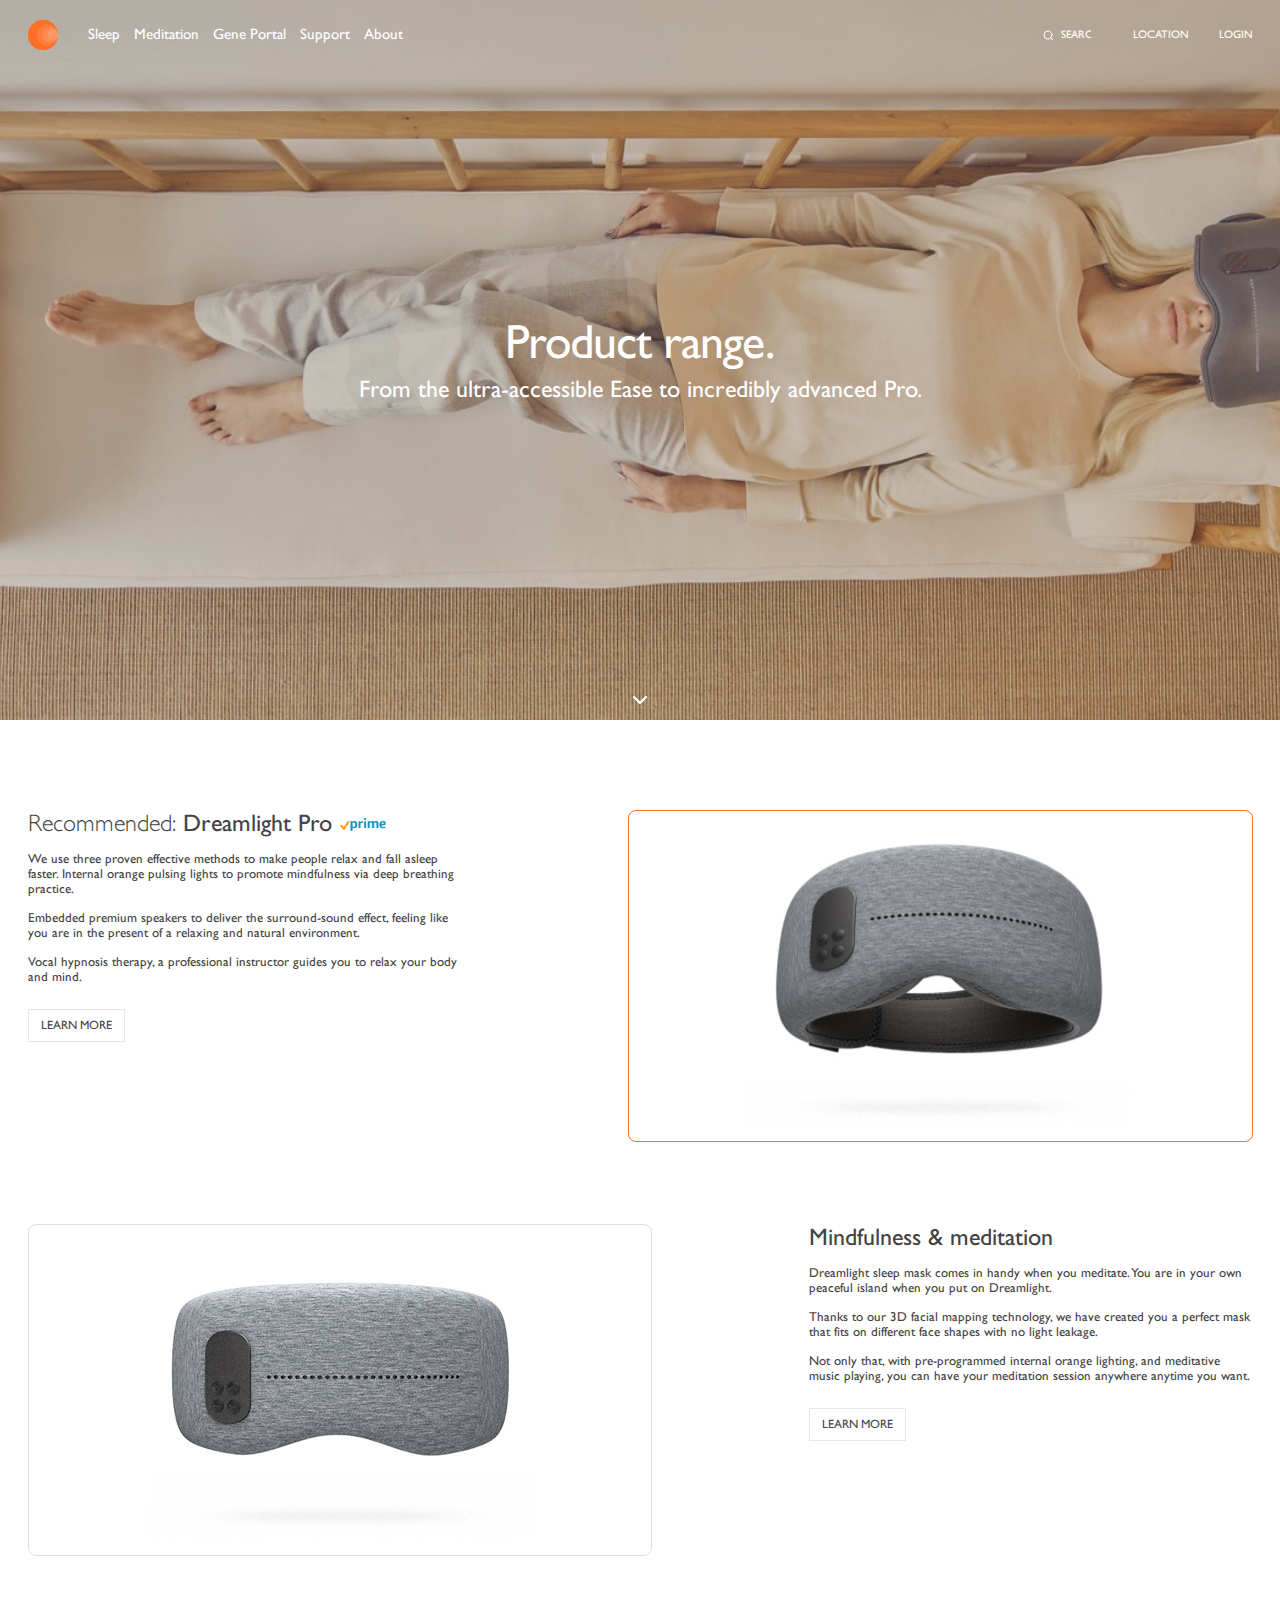
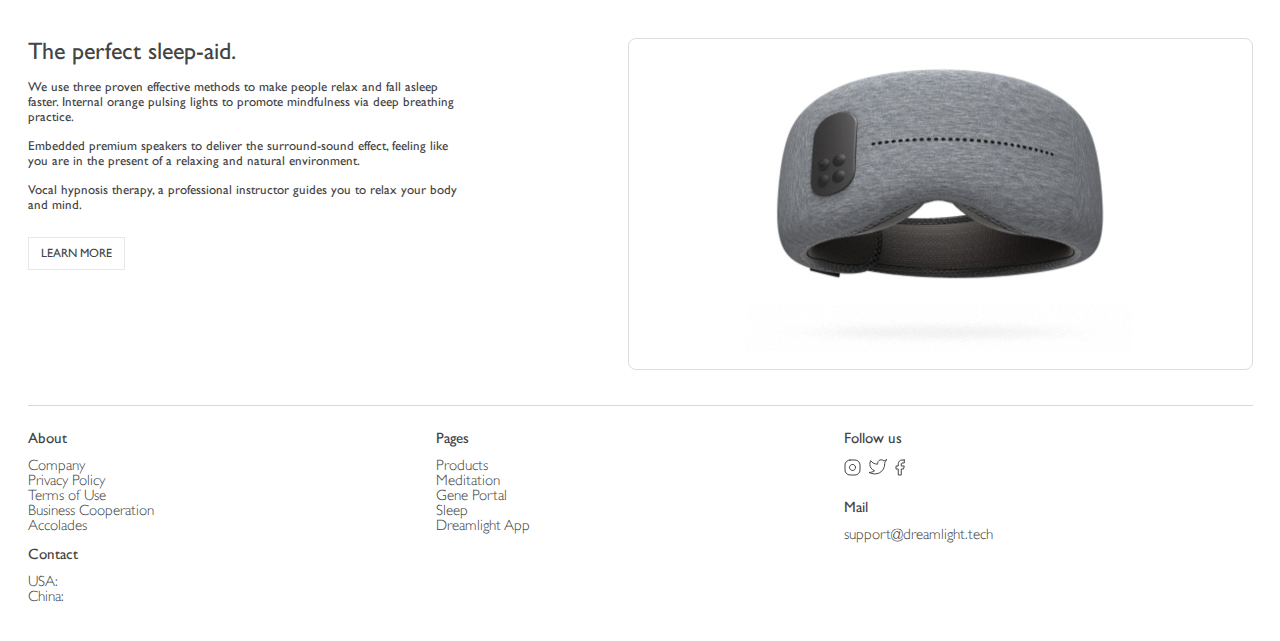
<file: inner1.html>
<!doctype html>
<html>
<head>
<meta charset="utf-8">
<meta name="viewport" content="width=device-width, initial-scale=1.0">
<title>Dream Light</title>

<!-- SET: FAVICON -->
<link rel="shortcut icon" type="image/x-icon" href="images/favicon.ico.html">
<!-- END: FAVICON -->

<!-- SET: STYLESHEET -->
<link href="css/style.css" rel="stylesheet" type="text/css" media="all">
<link href="css/flexslider.css" rel="stylesheet" type="text/css">
<link href="css/customSelectBox.css" rel="stylesheet" type="text/css">
<!-- END: STYLESHEET -->

</head>

<body>

<!-- wrapper starts -->
<div class="wrapper">
	
	<!-- Header Starts -->
    <header class="header">  
		<div class="container">
			<div class="logo">
				<a href="inner1.html#"><img src="images/logo.svg" alt=""></a>
			</div>
			<div class="mainnav">
				<nav>
					<ul>
						<li><a href="inner1.html#">Sleep</a></li>
						<li><a href="inner1.html#">Meditation</a></li>
						<li><a href="inner1.html#">Gene Portal</a></li>
						<li><a href="inner1.html#">Support</a></li>
						<li><a href="inner1.html#">About</a></li>
					</ul>
					<div class="clear"></div>
				</nav>
			</div>
			<div class="right_box">
				<div class="search_box">
					<form action="#" method="post">
						<input type="search" class="search-input" name="search" placeholder="SEARCH">
					</form>
				</div>
				<div class="side_links">
					<ul>
						<li><a href="inner1.html#">LOCATION</a></li>
						<li><a href="inner1.html#">LOGIN</a></li>
					</ul>
				</div>
			</div>
		</div>	
    </header>	
    <!-- Header ends -->
	
	<section class="homehero backbgbox">
		<img src="images/innerhero.jpg" alt="" class="backbg">
		<div class="container homehero_caption">
			<h1>Product range.</h1>
			<p>From the ultra-accessible Ease to incredibly advanced Pro.</p>
		</div>
		<a href="inner1.html#nextsection" class="down_arrow scroll"></a>
	</section>

	<section class="product_list_box" id="nextsection">
		<div class="container">
			<div class="product_list">
				<ul>
					<li class="featured">
						<figure class="smheight">
							<img src="images/ipr1.jpg" alt="">
						</figure>
						<article class="content smheight">
							<h3><small>Recommended:</small> Dreamlight Pro</h3><span class="prime"><img src="images/prime.svg" alt=""></span>
							<p>We use three proven effective methods to make people relax and fall asleep faster. Internal orange pulsing lights to promote mindfulness via deep breathing practice.</p>
							<p>Embedded premium speakers to deliver the surround-sound effect, feeling like you are in the present of a relaxing and natural environment.</p>
							<p>Vocal hypnosis therapy, a professional instructor guides you to relax your body and mind.</p>
							<a href="inner1.html#" class="btn">learn more</a>
						</article>
					</li>
					<li>
						<figure class="smheight">
							<img src="images/ipr2.jpg" alt="">
						</figure>
						<article class="content smheight">
							<h3>Mindfulness &amp; meditation</h3>
							<p>Dreamlight sleep mask comes in handy when you meditate. You are in your own peaceful island when you put on Dreamlight.</p>
							<p>Thanks to our 3D facial mapping technology, we have created you a perfect mask that fits on different face shapes with no light leakage.</p>
							<p>Not only that, with pre-programmed internal orange lighting, and meditative music playing, you can have your meditation session anywhere anytime you want.</p>
							<a href="inner1.html#" class="btn">learn more</a>
						</article>
					</li>
					<li>
						<figure class="smheight">
							<img src="images/ipr3.jpg" alt="">
						</figure>
						<article class="content smheight">
							<h3>The perfect sleep-aid.</h3>
							<p>We use three proven effective methods to make people relax and fall asleep faster. Internal orange pulsing lights to promote mindfulness via deep breathing practice.</p>
							<p>Embedded premium speakers to deliver the surround-sound effect, feeling like you are in the present of a relaxing and natural environment.</p>
							<p>Vocal hypnosis therapy, a professional instructor guides you to relax your body and mind.</p>
							<a href="inner1.html#" class="btn">learn more</a>
						</article>
					</li>
				</ul>
			</div>
		</div>
	</section>
	
    <!-- footer starts -->
    <footer class="footer">
		<div class="container">
			<div class="footer_content">
				<div class="footer_box">
					<div class="footer_links">
						<h5>About</h5>
						<ul>
							<li><a href="inner1.html#">Company</a></li>
							<li><a href="inner1.html#">Privacy Policy</a></li>
							<li><a href="inner1.html#">Terms of Use</a></li>
							<li><a href="inner1.html#">Business Cooperation</a></li>
							<li><a href="inner1.html#">Accolades</a></li>
						</ul>
					</div>
					<div class="footer_links">
						<h5>Contact</h5>
						<ul>
							<li><a href="inner1.html#">USA:</a></li>
							<li><a href="inner1.html#">China:</a></li>
						</ul>
					</div>
				</div>
				<div class="footer_box">
					<div class="footer_links">
						<h5>Pages</h5>
						<ul>
							<li><a href="inner1.html#">Products</a></li>
							<li><a href="inner1.html#">Meditation</a></li>
							<li><a href="inner1.html#">Gene Portal</a></li>
							<li><a href="inner1.html#">Sleep</a></li>
							<li><a href="inner1.html#">Dreamlight App</a></li>
						</ul>
					</div>
				</div>
				<div class="footer_box">
					<div class="social_links">
						<h5>Follow us</h5>
						<ul>
							<li><a href="inner1.html#"><img src="images/insta.svg" alt=""></a></li>
							<li><a href="inner1.html#"><img src="images/twitter.svg" alt=""></a></li>
							<li><a href="inner1.html#"><img src="images/fb.svg" alt=""></a></li>
						</ul>
						<div class="clear"></div>
					</div>
					<div class="footer_links">
						<h5>Mail</h5>
						<ul>
							<li><a href="mailto:support@dreamlight.tech">support@dreamlight.tech</a></li>
						</ul>
					</div>
				</div>
				<div class="clear"></div>
			</div>
		</div>
    </footer>
    <!-- footer ends -->
    
</div>
<!-- wrapper ends -->
	
<!-- SET: SCRIPTS -->
<script src="js/jquery.min.js"></script>
<script src="js/jquery.easing.1.3.js"></script>
<script src="js/jquery.hoverIntent.minified.js"></script>
<script src="js/jquery.matchHeight-min.js"></script>
<script src="js/ScrollMagic.min.js"></script>
<script src="js/debug.addIndicators.min.js"></script>
<script src="js/jquery.flexslider-min.js"></script>
<script src="js/SelectBox.js"></script>
<script src="js/custom.js"></script>
<script>
$(function(){
	
}); // end document ready
</script>
<!-- END: SCRIPTS -->

</body>
</html>
</file>
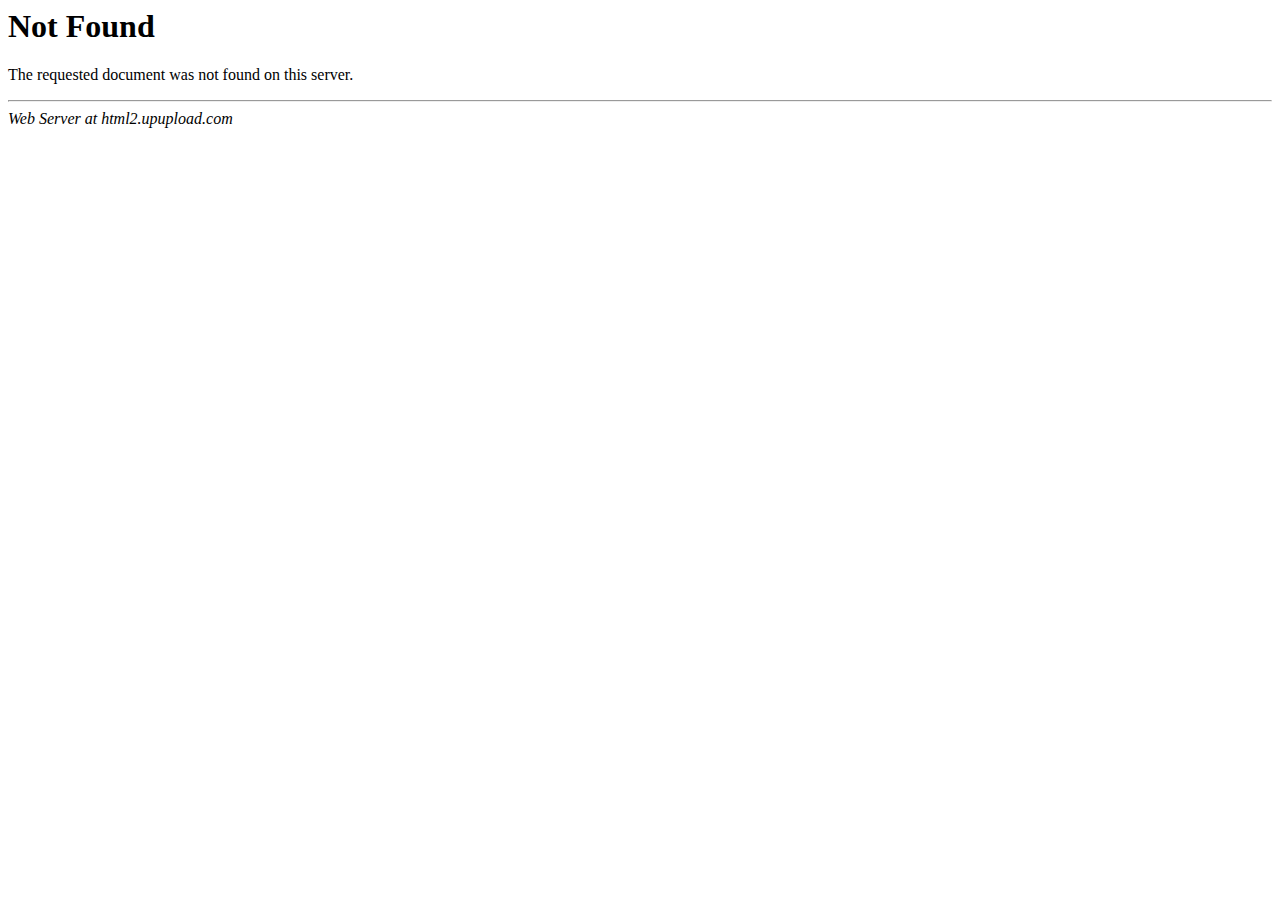
<file: fonts/GILLSANS.eot.html>
<HTML>
<HEAD>
<meta http-equiv="Content-Type" content="text/html; charset=utf-8"
>
<TITLE>404 Not Found</TITLE>
<!--<BASE href="/error_docs/">--><!--[if lte IE 6]></BASE><![endif]-->
</HEAD>
<BODY>
<H1>Not Found</H1>
The requested document was not found on this server.
<P>
<HR>
<ADDRESS>
Web Server at html2.upupload.com
</ADDRESS>
</BODY>
</HTML>

<!--
   - Unfortunately, Microsoft has added a clever new
   - "feature" to Internet Explorer. If the text of
   - an error's message is "too small", specifically
   - less than 512 bytes, Internet Explorer returns
   - its own error message. You can turn that off,
   - but it's pretty tricky to find switch called
   - "smart error messages". That means, of course,
   - that short error messages are censored by default.
   - IIS always returns error messages that are long
   - enough to make Internet Explorer happy. The
   - workaround is pretty simple: pad the error
   - message with a big comment like this to push it
   - over the five hundred and twelve bytes minimum.
   - Of course, that's exactly what you're reading
   - right now.
   -->
</file>
<file: css/customSelectBox.css>
.customSelect { 
	position: relative;			
	font-size: 12px;
	font-family: "Lucida Grande", Arial, Helvetica, sans-serif; 
	float: left;
	margin-right: 10px;
}		
.customSelect .selectedValue {
  padding: 5px 10px;
  margin-bottom: 0;
  line-height: 1.2;
  color: #333333;
  text-shadow: 0 1px 1px rgba(255, 255, 255, 0.75);

  cursor: pointer;
  background-color: #f5f5f5;
  *background-color: #fff;
  background-image: -moz-linear-gradient(top, #ffffff, #e6e6e6);
  background-image: -webkit-gradient(linear, 0 0, 0 100%, from(#ffffff), to(#e6e6e6));
  background-image: -webkit-linear-gradient(top, #ffffff, #e6e6e6);
  background-image: -o-linear-gradient(top, #ffffff, #e6e6e6);
  background-image: linear-gradient(to bottom, #ffffff, #e6e6e6);
  background-repeat: repeat-x;
  border: 1px solid #bbbbbb;
  border-color: #e6e6e6 #e6e6e6 #bfbfbf;
  border-color: rgba(0, 0, 0, 0.1) rgba(0, 0, 0, 0.1) rgba(0, 0, 0, 0.25);
  border-bottom-color: #a2a2a2;
  -webkit-border-radius: 4px;
     -moz-border-radius: 4px;
          border-radius: 4px;
  filter: progid:DXImageTransform.Microsoft.gradient(startColorstr='#ffffffff', endColorstr='#ffe6e6e6', GradientType=0);
  filter: progid:DXImageTransform.Microsoft.gradient(enabled=false);
  *zoom: 1;
  -webkit-box-shadow: inset 0 1px 0 rgba(255, 255, 255, 0.2), 0 1px 2px rgba(0, 0, 0, 0.05);
     -moz-box-shadow: inset 0 1px 0 rgba(255, 255, 255, 0.2), 0 1px 2px rgba(0, 0, 0, 0.05);
          box-shadow: inset 0 1px 0 rgba(255, 255, 255, 0.2), 0 1px 2px rgba(0, 0, 0, 0.05);
}
.customSelect .selectList {
	z-index: 100;
	position: absolute;
	left: -999em;
	top: -999em;
	
  padding: 5px 0;
  margin: 2px 0 0;
  list-style: none;
  background-color: #ffffff;
  border: 1px solid #ccc;
  border: 1px solid rgba(0, 0, 0, 0.2);
  *border-right-width: 2px;
  *border-bottom-width: 2px;
  -webkit-border-radius: 6px;
     -moz-border-radius: 6px;
          border-radius: 6px;
  -webkit-box-shadow: 0 5px 10px rgba(0, 0, 0, 0.2);
     -moz-box-shadow: 0 5px 10px rgba(0, 0, 0, 0.2);
          box-shadow: 0 5px 10px rgba(0, 0, 0, 0.2);
  -webkit-background-clip: padding-box;
     -moz-background-clip: padding;
          background-clip: padding-box;
}

.customSelect.select-open .selectList {
	left: 0 !important;
	top: auto !important;
}
.customSelect .selectList dl {
	background: #fff;	
}
.customSelect .selectList dl.defaultScrollbar {
	overflow-x: hidden;
	overflow-y: scroll;	
}
.customSelect dl, .customSelect dd {
	margin: 0;
}
.customSelect dd {
	zoom: 1;
	cursor: pointer;
}
.customSelect .disabled {
	color: #999;
	cursor: default;
}
.customSelect .selected {
	color: #ffffff;
	text-decoration: none;
	background-color: #0081c2;
	background-image: -moz-linear-gradient(top, #0088cc, #0077b3);
	background-image: -webkit-gradient(linear, 0 0, 0 100%, from(#0088cc), to(#0077b3));
	background-image: -webkit-linear-gradient(top, #0088cc, #0077b3);
	background-image: -o-linear-gradient(top, #0088cc, #0077b3);
	background-image: linear-gradient(to bottom, #0088cc, #0077b3);
	background-repeat: repeat-x;
	filter: progid:DXImageTransform.Microsoft.gradient(startColorstr='#ff0088cc', endColorstr='#ff0077b3', GradientType=0);
}
.customSelect .selectList dd.hovered {
	background: #999;
	color: #fff;
}
.customSelect .selectList dd.disabled.hovered {
	background: none;
	color: #999;
}
.customSelect dt {
	font-weight: bold;
	font-style: italic;
	padding: 2px 10px 2px 6px;
}	
.customSelect dd {
	padding: 2px 10px 2px 8px;
} 
.hasJS select.custom {
	position: absolute;
	left: -999em;
}
.hasJS select.custom.use-default {
	position: absolute;
	left: auto;
	height: auto;
	width: 100%;
	appearance:none;
	-moz-appearance:none;
	-webkit-appearance:none;
	opacity: 0;
	/* prevents iOS from zooming in on field */
	font-size: 16px;
}
.customSelect.focused .selectedValue {
	box-shadow: 0 0 2px #00aedb;
}
.customSelect.disabled .selectedValue {
	border: 1px solid #ccc;
	color: #ccc;
	cursor: default;
}
.customSelect .caret {
	display: inline-block;
	width: 0;
	height: 0;
	vertical-align: top;
	border-top: 4px solid #000000;
	border-right: 4px solid transparent;
	border-left: 4px solid transparent;
	content: "";
}
.customSelect .selectValueWrap .caret {
	position: absolute;
	top: 12px;
	right: 10px;
	cursor: pointer;
}
.customSelect .jspPane {
	overflow-x: hidden;
}
.customSelect .jspVerticalBar {
	background: none;
	width: 8px;
}
.customSelect .jspHorizontalBar {
	height: 0;
	overflow: hidden;
}
.customSelect .jspTrack {
	background: none;
	right: 5px;
	border-radius: 5px;
}
.customSelect .jspDrag {
	border-radius: 5px;
	color: #ffffff;
	
	opacity: .5;
	text-shadow: 0 -1px 0 rgba(0, 0, 0, 0.25);
	background-color: #363636;
	*background-color: #222222;
	background-image: -moz-linear-gradient(top, #444444, #222222);
	background-image: -webkit-gradient(linear, 0 0, 0 100%, from(#444444), to(#222222));
	background-image: -webkit-linear-gradient(top, #444444, #222222);
	background-image: -o-linear-gradient(top, #444444, #222222);
	background-image: linear-gradient(to bottom, #444444, #222222);
	background-repeat: repeat-x;
	border-color: #222222 #222222 #000000;
	border-color: rgba(0, 0, 0, 0.1) rgba(0, 0, 0, 0.1) rgba(0, 0, 0, 0.25);
	filter: progid:DXImageTransform.Microsoft.gradient(startColorstr='#ff444444', endColorstr='#ff222222', GradientType=0);
	filter: progid:DXImageTransform.Microsoft.gradient(enabled=false);
}
</file>
<file: css/style.css>
/*====================================== reset.css is here ========================================*/
body,div,dl,dt,dd,ul,ol,li,h1,h2,h3,h4,h5,h6,pre,form,fieldset,input,textarea,p,blockquote,th,td { margin:0; padding:0;}
table {	border-collapse:collapse; border-spacing:0;}
fieldset,img { border:0; }
address,caption,cite,code,dfn,em,strong,th,var {font-style:normal; font-weight:normal;}
ol,ul { list-style:none;}
caption,th {text-align:left;}
h1,h2,h3,h4,h5,h6 {	font-size:100%;	font-weight:bold;}
q:before,q:after {content:'';}
abbr,acronym { border:0;}
.clear{clear:both; font-size:0px;line-height:0px;}
/**************************************************************************************/
a											{color:#000; text-decoration:none; outline:0 none;}
a:hover										{color:#000;  text-decoration:none;}
h1											{font-size:24px;}
h2											{font-size:22px;}
h3											{font-size:18px;}
h4											{font-size:16px;}
h5											{font-size:14px;}
h6											{font-size:12px;}
/*----------------------------------------------------------------------------------*/
html 											{}
body										{color:#b1b1b1; font-family:"Arial", Verdana, Tahoma; font-size:12px;}
.flt_Lt										{float:left; display:inline;}
.flt_Rt										{float:right; display:inline;}
/* ---------------------------------------------------------------------------------*/


/* ---------- layout ----------*/
* {
	box-sizing: border-box;
}
.wrapper {
	margin: 0 auto;
	overflow: hidden;
}
.container {
	width: 1255px;
	margin: 0 auto;
	padding: 0 15px;
}

/*-------------------------------------------*/

@font-face {
	font-family: 'Conv_GILLSANS';
	src: url('../fonts/GILLSANS.eot.html');
	src: local('☺'), url('../fonts/GILLSANS.woff') format('woff'), url('../fonts/GILLSANS.ttf') format('truetype'), url('../fonts/GILLSANS.svg') format('svg');
	font-weight: normal;
	font-style: normal;
}

/** Generated by FG **/
@font-face {
	font-family: 'Conv_GillSans-Light';
	src: url('../fonts/GillSans-Light.eot');
	src: local('☺'), url('../fonts/GillSans-Light.woff') format('woff'), url('../fonts/GillSans-Light.ttf') format('truetype'), url('../fonts/GillSans-Light.svg') format('svg');
	font-weight: normal;
	font-style: normal;
}



/* --------- HEADER HERE ---------*/
.header {
	position: absolute;
	left: 0;
	top: 0;
	width: 100%;
	z-index: 9999;
	padding: 20px 0;
}
.header:after {
	display: block;
	content: "";
	clear: both;
}
.header2 {
	background: #ffffff;
	position: relative;
}
.logo {
	float: left;
	margin-right: 30px;
}
.logo a {
	display: block;
	outline: none !important;
}
.logo img {
	display: block;
	max-width: 100%;
}
.right_box {
	float: right;
}
.search_box {
	float: left;
}
.side_links {
	float: left;
}
.side_links ul {
	list-style: none;
	margin: 0;
	padding: 0;
}
.side_links ul li {
	float: left;
	margin-left: 30px;
}
.side_links ul li a {
	display: block;
	color: #ffffff;
	font-size: 11px;
	font-family: 'Conv_GILLSANS';
	font-weight: normal;
	line-height: 30px;
	text-decoration: none;
	text-transform: uppercase;
	transition: 0.2s ease-in;
}
.side_links ul li a:hover {
	color: #FF6E25;
}
.header2 .side_links ul li a {
	color: #444444;
}
.header2 .side_links ul li a:hover {
	color: #FF6E25;
}
.search-input {
	width: 60px;
	height: 30px;
	background: url('../images/searchicon.svg') no-repeat left center;
	border: none;
	border-radius: 0;
	box-shadow: none;
	-webkit-appearance: none;
	outline: none !important;
	color: #ffffff;
	font-size: 11px;
	font-family: 'Conv_GILLSANS';
	font-weight: normal;
	line-height: 30px;
	transition: width 0.4s ease-in;
	padding-left: 18px;
}
.header2 .search-input {
	color: #444444;
	background: url('../images/searchicon_dark.svg') no-repeat left center;
}
.search-input::-webkit-input-placeholder { /* Chrome/Opera/Safari */
	color: #ffffff;
	opacity: 1;
}
.search-input::-moz-placeholder { /* Firefox 19+ */
	color: #ffffff;
	opacity: 1;
}
.search-input:-ms-input-placeholder { /* IE 10+ */
	color: #ffffff;
	opacity: 1;
}
.search-input:-moz-placeholder { /* Firefox 18- */
	color: #ffffff;
	opacity: 1;
}
.header2 .search-input::-webkit-input-placeholder { /* Chrome/Opera/Safari */
	color: #444444;
	opacity: 1;
}
.header2 .search-input::-moz-placeholder { /* Firefox 19+ */
	color: #444444;
	opacity: 1;
}
.header2 .search-input:-ms-input-placeholder { /* IE 10+ */
	color: #444444;
	opacity: 1;
}
.header2 .search-input:-moz-placeholder { /* Firefox 18- */
	color: #444444;
	opacity: 1;
}
.search_box.open .search-input {
	width: 100px;
}


/* ---------------------------------------------------------*/



/* --------- NAVIGATION HERE --------*/
.nav										{}
.nav ul										{}
.nav ul li									{}
.nav ul li a								{}
.nav ul li a span							{}
.nav ul li a:hover							{}
.mainnav {
	float: left;
}
.mainnav nav {

}
.mainnav nav ul {
	list-style: none;
	margin: 0;
	padding: 0;
}
.mainnav nav ul li {
	float: left;
	margin-right: 14px;
}
.mainnav nav ul li a {
	display: block;
	color: #ffffff;
	font-size: 15px;
	font-family: 'Conv_GILLSANS';
	font-weight: normal;
	line-height: 30px;
	text-decoration: none;
	transition: 0.2s ease-in;
	outline: none !important;
}
.mainnav nav ul li a:hover {
	color: #FF6E25;
}
.header2 .mainnav nav ul li a {
	color: #444444;
}
.header2 .mainnav nav ul li a:hover {
	color: #FF6E25;
}



/* ---------------------------------------------------------*/

/* ------- MAIN CONTENT HERE --------*/
.main_content								{}
.backbg {
	display: none;
}
.backbgbox {
	background-size: cover;
	background-position: center center;
}
.homehero {
	height: 80vh;
	min-height: 600px;
	position: relative;
}
.homehero_caption {
	height: 100%;
	display: -webkit-box;
	display: -ms-flexbox;
	display: flex;
	-webkit-box-align: center;
	-ms-flex-align: center;
	align-items: center;
	-webkit-box-pack: center;
	-ms-flex-pack: center;
	justify-content: center;
	-webkit-box-orient: vertical;
  	-webkit-box-direction: normal;
    -ms-flex-direction: column;
    flex-direction: column;
}
.homehero_caption h1 {
	color: #ffffff;
	font-size: 48px;
	font-family: 'Conv_GILLSANS';
	font-weight: normal;
	line-height: normal;
	letter-spacing: -1px;
}
.homehero_caption p {
	color: #ffffff;
	font-size: 24px;
	font-family: 'Conv_GILLSANS';
	font-weight: normal;
	line-height: normal;
	margin-bottom: 0;
}
.homehero_caption h1 + p {
	padding-top: 4px;
}
.highlight_products {

}
.highlight_products_list {
	margin: 0 -20px;
}
.highlight_products_list ul {
	list-style: none;
	margin: 0;
	padding: 0;
}
.highlight_products_list ul li {
	padding: 0 20px;
	float: left;
	width: 33.33%;
	margin-bottom: 30px;
}
.down_arrow {
	display: block;
	width: 40px;
	height: 40px;
	background: url('../images/downarrow.svg') no-repeat center center;
	position: absolute;
	bottom: 0;
	left: 50%;
	margin-left: -20px;
	transition: 0.2s ease-in;
	cursor: pointer;
	outline: none !important;
}
.down_arrow:hover {
	opacity: 0.8;
}
.product_box {
	text-align: center;
}
.highlight_products_list ul li figure {
	height: 204px;
	border: 1px solid #dddddd;
	border-radius: 8px;
	margin: 0;
	display: -webkit-box;
	display: -ms-flexbox;
	display: flex;
	-webkit-box-orient: vertical;
	-webkit-box-direction: normal;
	-ms-flex-direction: column;
	flex-direction: column;
	-webkit-box-align: center;
	-ms-flex-align: center;
	align-items: center;
	-webkit-box-pack: end;
	-ms-flex-pack: end;
	justify-content: flex-end;
	position: relative;
	margin-bottom: 12px;
}
.highlight_products {
	padding-top: 12px;
	padding-bottom: 20px;
}
.highlight_products_list ul li figure .prime {
	position: absolute;
	right: 15px;
	bottom: 20px;
}
.highlight_products_list ul li .info {
	padding: 0 45px;
	position: relative;
}
.highlight_products_list ul li .info h4 {
	color: #444444;
	font-size: 15px;
	font-family: 'Conv_GILLSANS';
	font-weight: normal;
	line-height: normal;
}
.highlight_products_list ul li .info .price {
	color: #8E8E8E;
	font-size: 15px;
	font-family: 'Conv_GILLSANS';
	font-weight: normal;
	line-height: normal;
	position: absolute;
	right: 0;
	top: 0;
}
.highlight_products_list ul li.featured figure {
	border: 1px solid rgba(0,0,0,0);
	box-shadow: 0 8px 9px 4px rgba(0, 0, 0, 0.08);
}
.dreamlight_box {
	background: #fafafa;
	padding-top: 50px;
}
.dreamlight_box h2 {
	color: #444444;
	font-size: 24px;
	font-family: 'Conv_GILLSANS';
	font-weight: normal;
	line-height: normal;
}
.dreamlight_product {
	margin-top: -20px;
}
.dreamlight_product img {
	display: block;
	max-width: 100%;
	margin: 0 auto;
}
.feature_list {
	padding-top: 64px;
	padding-bottom: 45px;
	position: relative;
	background: #ffffff;
	z-index: 90;
}
.feature_list ul {

}
.feature_list ul li {
	padding-bottom: 100px;
}
.feature_list ul li:last-child {
	padding-bottom: 0;
}
.feature_list ul li:after {
	display: block;
	content: "";
	clear: both;
}
.feature_list ul li figure {
	display: block;
	width: 50%;
	height: 325px;
	float: left;
	margin: 0;
}
.feature_list ul li .content {
	float: right;
	width: 36%;
}
.feature_list ul li:nth-child(odd) figure {
	float: right;
}
.feature_list ul li:nth-child(odd) .content {
	float: left;
}
.feature_list ul li h3 {
	color: #444444;
	font-size: 24px;
	font-family: 'Conv_GILLSANS';
	font-weight: normal;
	line-height: normal;
	padding-bottom: 14px;
}
.feature_list ul li p {
	color: #444444;
	font-size: 13px;
	font-family: 'Conv_GILLSANS';
	font-weight: normal;
	line-height: normal;
	margin-bottom: 14px;
}
.btn {
	display: inline-block;
	height: 33px;
	background: #ffffff;
	border: 1px solid #e7e7e7;
	border-radius: 0;
	box-shadow: none;
	-webkit-appearance: none;
	outline: none !important;
	padding: 0 12px;
	color: #444444;
	font-size: 12px;
	font-family: 'Conv_GILLSANS';
	font-weight: normal;
	line-height: 31px;
	text-decoration: none;
	text-transform: uppercase;
	transition: 0.2s ease-in;
}
.btn:hover {
	background: #e7e7e7;
}
.feature_list ul li .btn {
	margin-top: 10px;
}
.partner_box {
	width: 920px;
	margin: 0 auto;
	position: relative;
	margin-top: -66px;
	z-index: 40;
}
.partner_box ul {
	list-style: none;
	margin: 0;
	padding: 0;
}
.partner_box ul li {
	width: 21.73%;
	float: left;
	margin-right: 4.34%;
	margin-bottom: 4.34%;
	background: #ffffff;
	box-shadow: 0 2px 11px 0 rgba(0, 0, 0, 0.06);
	border-radius: 2px;
	overflow: hidden;
	transition: 0.2s ease-in;
}
.partner_box ul li:hover {
	box-shadow: 0 2px 16px 0 rgba(0, 0, 0, 0.1);
}
.partner_box ul li:nth-child(4n) {
	margin-right: 0;
}
.partner_box ul li a {
	height: 132px;
	background: #ffffff;
	display: -webkit-box;
	display: -ms-flexbox;
	display: flex;
	-webkit-box-orient: vertical;
	-webkit-box-direction: normal;
	-ms-flex-direction: column;
	flex-direction: column;
	-webkit-box-align: center;
	-ms-flex-align: center;
	align-items: center;
	-webkit-box-pack: center;
	-ms-flex-pack: center;
	justify-content: center;
}
.app_download_box {
	padding-bottom: 34px;
    position: relative;
    z-index: 80;
    background: #ffffff;
}
.half_box {
	width: 50%;
}
.app_download_box:after {
	display: block;
	content: "";
	clear: both;
}
.app_download_box h3 {
	color: #444444;
	font-size: 24px;
	font-family: 'Conv_GILLSANS';
	font-weight: normal;
	line-height: normal;
	padding-bottom: 14px;
}
.app_download_box p {
	color: #444444;
	font-size: 13px;
	font-family: 'Conv_GILLSANS';
	font-weight: normal;
	line-height: normal;
	margin-bottom: 14px;
	max-width: 460px;
}
.app_link {

}
.app_link ul {
	list-style: none;
	margin: 0;
	padding: 0;
}
.app_link ul li {
	float: left;
	margin-right: 40px;
}
.app_link ul li:last-child {
	margin-right: 0;
}
.app_download_box .app_link {
	padding-top: 24px;
}
.right_design {
	float: right;
}
.right_design .d1 {
	float: left;
	margin-right: 108px;
}
.right_design .d2 {
	float: left;
}
.app_download_box .half_box {
	float: left;
}
.vid_box {
	padding-bottom: 34px;
    position: relative;
    z-index: 80;
}
.embed-responsive video {
	display: block;
	width: 100%;
}
.play_btn {
  border: 0;
  background: transparent;
  box-sizing: border-box;
  width: 0;
  height: 50px;
  border-color: transparent transparent transparent #f1f1ef;
  transition: 0.2s all ease;
  cursor: pointer;
  border-style: solid;
  border-width: 25px 0 25px 40px;
  outline: none !important;
}
.play_btn.paused {
  opacity: 0;
  border-style: double;
  border-width: 0px 0 0px 40px;
}
.embed-responsive:hover .play_btn.paused {
	opacity: 1;
}
.play_btn:hover {
  border-color: transparent transparent transparent #ffffff;
}
.vid_box .play_btn {
	position: absolute;
	top:50%;
	left:50%;
	-ms-transform: translate(-50%,-50%);
	-webkit-transform: translate(-50%,-50%);
	transform:translate(-50%,-50%);
}
.embed-responsive {
	position: relative;
}
.product_list_box {
	padding-top: 90px;
	padding-bottom: 35px;
}
.product_list {

}
.product_list ul {
	list-style: none;
	margin: 0;
	padding: 0;
}
.product_list ul li {
	padding-bottom: 82px;
}
.product_list ul li:last-child {
	padding-bottom: 0;
}
.product_list ul li:after {
	display: block;
	content: "";
	clear: both;
}
.product_list ul li.featured figure {
	border: 1px solid #ff6e25;
}
.product_list ul li h3 {
	display: inline-block;
	color: #444444;
	font-size: 24px;
	font-family: 'Conv_GILLSANS';
	font-weight: normal;
	line-height: normal;
	padding-bottom: 14px;
}
.product_list ul li h3 small {
	font-size: 1em;
	font-family: 'Conv_GillSans-Light';
}
.product_list ul li p {
	color: #444444;
	font-size: 13px;
	font-family: 'Conv_GILLSANS';
	font-weight: normal;
	line-height: normal;
	margin-bottom: 14px;
}
.product_list ul li .prime {
	display: inline-block;
	margin-left: 8px;
}
.product_list ul li figure {
	background: #ffffff;
	width: 51%;
	height: 332px;
	float: left;
	border: 1px solid #dddddd;
	border-radius: 8px;
	display: -webkit-box;
	display: -ms-flexbox;
	display: flex;
	-webkit-box-orient: vertical;
	-webkit-box-direction: normal;
	-ms-flex-direction: column;
	flex-direction: column;
	-webkit-box-align: center;
	-ms-flex-align: center;
	align-items: center;
	-webkit-box-pack: center;
	-ms-flex-pack: center;
	justify-content: center;
	margin: 0;
}
.product_list ul li .content {
	width: 36.22%;
	float: right;
}
.product_list ul li .btn {
    margin-top: 10px;
}
.product_list ul li:nth-child(odd) figure {
	float: right;
}
.product_list ul li:nth-child(odd) .content {
	float: left;
}
.gene_portal {
	background: #F7F7F6;
}
.gene_portal .half_box {
	float: left;
	min-height: 600px;
}
.gene_fig {
	background: #EFF0ED;
	display: -webkit-box;
	display: -ms-flexbox;
	display: flex;
	-webkit-box-orient: vertical;
	-webkit-box-direction: normal;
	-ms-flex-direction: column;
	flex-direction: column;
	-webkit-box-align: center;
	-ms-flex-align: center;
	align-items: center;
	-webkit-box-pack: center;
	-ms-flex-pack: center;
	justify-content: center;
	position: relative;
}
.gene_fig:before {
	display: block;
	content: "";
	width: 2000px;
	height: 100%;
	background: #EFF0ED;
	position: absolute;
	right: 100%;
	top: 0;
}
.portal_login {
	display: -webkit-box;
	display: -ms-flexbox;
	display: flex;
	-webkit-box-orient: vertical;
	-webkit-box-direction: normal;
	-ms-flex-direction: column;
	flex-direction: column;
	-webkit-box-align: center;
	-ms-flex-align: center;
	align-items: center;
	-webkit-box-pack: center;
	-ms-flex-pack: center;
	justify-content: center;
}
.sign_box_wrapper {
	width: 250px;
}
.sign_box {
	border-radius: 4px;
  	background-color: #ffffff;
  	box-shadow: 4px 7px 19px 0 #dddddd;
	overflow: hidden;
	margin-bottom: 25px;
}
.sign_box .title {
	background: #ffffff;
	box-shadow: 0 0 14px 0 #dddddd;
	padding: 16px 12px;
	border-radius: 4px 4px 0 0;
	margin-bottom: 20px;
}
.sign_box .title:after {
	display: block;
	content: "";
	clear: both;
}
.sign_box .title h5 {
	color: #949ea8;
	font-size: 11px;
	font-family: 'Conv_GILLSANS';
	font-weight: normal;
	line-height: normal;
	text-transform: uppercase;
	letter-spacing: 1px;
	float: left;
}
.sign_box .title a {
	display: block;
	color: #bdc3c6;
	font-size: 12px;
	font-family: 'Conv_GILLSANS';
	font-weight: normal;
	line-height: normal;
	text-decoration: none;
	transition: 0.1s ease-in;
	opacity: 0.96;
	letter-spacing: 0.4px;
	float: right;
}
.sign_box .title a:hover {
	opacity: 1;
}
.sign_box .content {
	padding: 0 12px;
}
.std_input {
	display: block;
	width: 100%;
	height: 40px;
	background: #f5f8f9;
	border: 1px solid rgba(0,0,0,0);
	border-radius: 3px;
	box-shadow: none;
	-webkit-appearance: none;
	outline: none !important;
	padding: 0 12px;
	color: #454749;
	font-size: 14px;
	font-family: 'Conv_GILLSANS';
	font-weight: normal;
	line-height: 38px;
	letter-spacing: 0.2px;
	transition: 0.2s ease-out;
}
.std_input::-webkit-input-placeholder { /* Chrome/Opera/Safari */
	color: #D1D7D9;
	opacity: 1;
}
.std_input::-moz-placeholder { /* Firefox 19+ */
	color: #D1D7D9;
	opacity: 1;
}
.std_input:-ms-input-placeholder { /* IE 10+ */
	color: #D1D7D9;
	opacity: 1;
}
.std_input:-moz-placeholder { /* Firefox 18- */
	color: #D1D7D9;
	opacity: 1;
}
.std_input:focus {
	background: #fcfcfd;
	border: 1px solid #ecf0f3;
}
.input_box {
	margin-bottom: 10px;
	position: relative;
}
.create_account {
	text-align: center;
}
.create_account h6 {
	color: #dddddd;
	font-size: 14px;
	font-family: 'Conv_GILLSANS';
	font-weight: normal;
	line-height: normal;
	opacity: 0.96;
	padding-bottom: 5px;
}
.create_account a {
	display: inline-block;
	color: #ff6e25;
	font-size: 14px;
	font-family: 'Conv_GILLSANS';
	font-weight: normal;
	line-height: normal;
	opacity: 0.96;
	text-decoration: none;
	transition: 0.1s ease-in;
	outline: none !important;
}
.create_account a:hover {
	opacity: 1;
}
.input_box .icon {
	position: absolute;
	right: 10px;
	top:50%;
	-ms-transform: translate(0,-50%);
	-webkit-transform: translate(0,-50%);
	transform:translate(0,-50%);
}
.submit_box {
	margin-bottom: 15px;
	padding-top: 15px;
}
.std_submit {
	width: 100%;
	height: 46px;
	background: #ff6e25;
	border: none;
	border-radius: 2px;
	box-shadow: none !important;
	-webkit-appearance: none;
	outline: none !important;
	color: #ffffff;
	font-size: 14px;
	font-family: 'Conv_GILLSANS';
	font-weight: normal;
	line-height: 46px;
	text-transform: uppercase;
	text-decoration: none;
	transition: 0.2s ease-in;
	text-align: center;
	padding: 0 15px;
	cursor: pointer;
}
.std_submit:hover {
	background: #ec601a;
}
.product_info_wrapper {
	padding-top: 52px;
	padding-bottom: 38px;
}
.product_info {

}
.gallery_box_wrapper {
	width: 50%;
	float: left;
}
.gallery_thumbs {
	width: 43px;
	float: left;
	margin-right: 18px;
}
.gallery_thumbs ul {
	list-style: none;
	margin: 0;
	padding: 0;
}
.gallery_thumbs ul li {
	margin-bottom: 10px;
	cursor: pointer;
	transition: 0.1s ease-in;
}
.gallery_thumbs ul li.flex-active {
	opacity: 0.8;
}
.gallery_thumbs ul li img {
	display: block;
	width: 100%;
}
.gallery_box {
	width: 445px;
	float: left;
	margin: 0 !important;
}
.product_info {
	width: 42.5%;
	float: right;
}
.flexslider {
	border: none !important;
}
.product_info h1 {
	color: #444444;
	font-size: 22px;
	font-family: 'Conv_GILLSANS';
	font-weight: normal;
	line-height: normal;
	padding-bottom: 30px;
}
.product_info h1 img {
	margin-left: 5px;
}
.select_box {
	width: 260px;
	margin-bottom: 12px;
}
.select_box h4 {
	color: #444444;
	font-size: 11px;
	font-family: 'Conv_GILLSANS';
	font-weight: normal;
	line-height: normal;
	letter-spacing: 1.2px;
	text-transform: uppercase;
	padding-bottom: 8px;
}
.btn_box {
	width: 260px;
}
.btn_box ul {
	list-style: none;
	margin: 0;
	padding: 0;
}
.btn_box ul li {
	margin-bottom: 12px;
}
.btn-md {
	display: block;
	width: 100%;
	height: 46px;
	background: #cccccc;
	border: none;
	border-radius: 0;
	box-shadow: none;
	-webkit-appearance: none;
	outline: none !important;
	color: #ffffff;
	font-size: 13px;
	font-family: 'Conv_GILLSANS';
	font-weight: normal;
	line-height: 46px;
	letter-spacing: 1px;
	text-decoration: none;
	transition: 0.1s ease-in;
	text-align: center;
	padding: 0 15px;
}
.btn-md:hover {
	color: #ffffff;
	background: #b4b4b4;
}
.overview_box {

}
.overview_box h4 {
	color: #444444;
	font-size: 11px;
	font-family: 'Conv_GILLSANS';
	font-weight: normal;
	line-height: normal;
	letter-spacing: 1.2px;
	text-transform: uppercase;
	padding-bottom: 14px;
}
.overview_box ul {
	list-style: none;
	margin: 0;
	padding: 0;
}
.overview_box ul li {
	color: #444444;
	font-size: 12px;
	font-family: 'Conv_GILLSANS';
	font-weight: normal;
	line-height: normal;
	letter-spacing: 0.2px;
	padding-bottom: 12px;
}
.product_info .btn_box {
	padding-bottom: 36px;
}
.btn-info {
	background: #5890ff;
}
.btn-info:hover {
	background: #2366eb;
}
.discount_box_wrapper {

}
.discount_box {
	background: #ffffff;
	border-radius: 2px;
	overflow: hidden;
	box-shadow: 0 30px 80px 0 rgba(0, 0, 0, 0.05);
	padding-bottom: 34px;
	margin-bottom: 34px;
}
.discount_box .title {
	background: #fafafa;
	text-align: center;
	border-radius: 2px 2px 0 0;
	padding: 16px 15px;
}
.discount_box .title h3 {
	color: #444444;
	font-size: 11px;
	font-family: 'Conv_GILLSANS';
	font-weight: normal;
	line-height: normal;
	text-transform: uppercase;
	letter-spacing: 1.2px;
}
.discount_box .content {
	max-width: 770px;
	margin: 0 auto;
	padding-top: 25px;
}
.discount_box .content figure {
	text-align: center;
	margin: 0;
	margin-bottom: 18px;
}
.discount_box .content p {
	color: #444444;
	font-size: 13px;
	font-family: 'Conv_GILLSANS';
	font-weight: normal;
	line-height: normal;
	margin-bottom: 20px;
}
.discount_box .content p span {
	color: #aaaaaa;
}
.disc_input {
	text-align: center;
}
.subsc_input {
	display: inline-block;
	width: 260px;
	height: 44px;
	background: #ffffff;
	border: 1px solid #dddddd;
	border-radius: 2px;
	box-shadow: 0 6px 20px 0 rgba(0, 0, 0, 0.05);
	-webkit-appearance: none;
	outline: none !important;
	padding: 0 15px;
	color: #444444;
	font-size: 13px;
	font-family: 'Conv_GILLSANS';
	font-weight: normal;
	line-height: 42px;
	transition: 0.2s ease-in;
}
.as_seen_wrapper {

}
.as_seen {
	background: #ffffff;
	box-shadow: 0 30px 80px 0 rgba(0, 0, 0, 0.1);
	max-width: 1050px;
	margin: 0 auto;
}
.vid_box2 {
	padding-bottom: 0;
}
.as_seen .left_content {
	width: 66.66%;
	float: left;
	background: #fafafa;
	padding-bottom: 54px;
}
.as_seen .left_content figure {
	margin: 0;
}
.as_seen .left_content figure img {
	display: block;
	width: 100%;
}
.as_seen .right_content {
	width: 33.34%;
	float: right;
	padding: 0 30px;
}
.as_seen:after {
	display: block;
	content: "";
	clear: both;
}
.as_seen_content {
	padding-top: 90px;
	border-bottom: 1px solid #e8e8e8;
	padding-bottom: 14px;
}
.as_seen_content h2 {
	color: #444444;
	font-size: 32px;
	font-family: 'Conv_GILLSANS';
	font-weight: normal;
	line-height: normal;
	padding-bottom: 24px;
}
.as_seen_content p {
	color: #444444;
	font-size: 12px;
	font-family: 'Conv_GILLSANS';
	font-weight: normal;
	line-height: normal;
	margin-bottom: 14px;
	opacity: 0.6;
}
.asseen_logo {
	margin-bottom: 26px;
}
.asseen_logo img {
	max-width: 100%;
}
.as_seen .left_content .content {
	padding: 0 45px;
	padding-top: 20px;
}
.as_seen .left_content .content h3 {
	color: #2c2c2c;
	font-size: 22px;
	font-family: 'Conv_GILLSANS';
	font-weight: normal;
	line-height: normal;
	letter-spacing: 1.6px;
	padding-bottom: 54px;
}
.sm_features {
	width: 32%;
	float: left;
}
.as_seen .left_content .content .btn_box_wrapper {
	width: 68%;
	float: right;
}
.sm_features ul {
	list-style: none;
	margin: 0;
	padding: 0;
}
.sm_features ul li {
	color: #a0a0a0;
	font-size: 14px;
	font-family: 'Conv_GILLSANS';
	font-weight: normal;
	line-height: normal;
	padding-bottom: 24px;
}
.sm_features ul li strong {
	color: #2c2c2c;
	font-size: 26px;
	font-family: 'Conv_GILLSANS';
	font-weight: normal;
	line-height: normal;
	margin-right: 8px;
}
.btn-danger {
	background: #d61c6c;
}
.btn-danger:hover {
	background: #b50d56;
}
.as_seen .left_content .content .btn_box .btn-md {
	display: block;
	width: 46.15%;
	float: left;
}
.as_seen .left_content .content .btn_box .btn-md:nth-child(2n) {
	float: right;
}
.as_seen .left_content .content .btn_box {
	width: auto;
}
.as_seen .left_content .content .btn_box a {
	font-size: 14px;
	letter-spacing: 0.6px;
}
.raised {
	padding-bottom: 36px;
}
.raised p {
	color: #9b9b9b;
	font-size: 16px;
	font-family: 'Conv_GILLSANS';
	font-weight: normal;
	line-height: normal;
	letter-spacing: 0.6px;
}
.progress_bar {
	width: 100%;
	height: 10px;
	background: #dddddd;
	border-radius: 10px;
	position: relative;
	margin-bottom: 12px;
}
.progress_bar span {
	position: absolute;
	left: 0;
	top: 0;
	height: 100%;
	background: #d61c6c;
	border-radius: 10px;
}
.product_list2 ul li figure {
	border-radius: 2px;
	overflow: hidden;
}
.product_list2 ul li figure.backbgbox {
	background-size: cover;
	background-position: center center;
}
.product_list2 ul li .content {
	padding-top: 10px;
}
.product_list2 ul li:last-child {
	padding-bottom: 50px;
}
select.std_select {
    left: -999em;
    position: absolute;
}
.customSelect.std_select {
	float: none;
	margin: 0;
}
.customSelect.std_select .selectedValue {
	height: 30px;
	background: #ffffff;
	border: 1px solid #dddddd;
	border-radius: 0;
	color: #444444;
	font-size: 11px;
	font-family: 'Conv_GILLSANS';
	font-weight: normal;
	line-height: 28px;
	letter-spacing: 1.2px;
	text-transform: uppercase;
	padding: 0 5px;
	padding-right: 35px;
	box-shadow: none !important;
}
.customSelect.std_select .selectValueWrap .caret {
    cursor: pointer;
    position: absolute;
    right: 12px;
    top: 13px;
}
.customSelect.std_select .selectedValue span {
	display: inline-block;
	width: 16px;
	height: 16px;
	background: #949ea8;
	margin-right: 10px;
	position: relative;
	top: 4px;
}
.customSelect.std_select .selectList {
	border-radius: 0;
	width: 100%;
	border: 1px solid #dddddd;
	margin: 0;
	margin-top: -1px;
}
.customSelect.std_select .selectList dd {
	color: #444444;
	font-size: 11px;
	font-family: 'Conv_GILLSANS';
	font-weight: normal;
	line-height: 28px;
	letter-spacing: 1.2px;
	text-transform: uppercase;
	padding: 0 5px;
}
.customSelect.std_select .selected {
	background: #e8e8e8;
}
.customSelect.std_select .hovered {
	background: #f4f4f4;
}
.customSelect.std_select .selectList dd span {
	display: inline-block;
	width: 16px;
	height: 16px;
	background: #949ea8;
	margin-right: 10px;
	position: relative;
	top: 4px;
}
.customSelect.std_select .gray {
	background: #949ea8 !important;
}
.customSelect.std_select .blue {
	background: #AAC8E4 !important;
}
.customSelect.std_select .gold {
	background: #F6F28E !important;
}
.customSelect.std_select .silver {
	background: #EDF2EC !important;
}


/* ---------------------------------------------------------*/


/* -------- FOOTER HERE ----------*/
.footer {
    background: #ffffff;
    position: relative;
    z-index: 80;
}
.footer_content {
	border-top: 1px solid #d8d8d8;
	padding: 24px 0;
}
.footer_box {
	width: 33.33%;
	float: left;
}
.footer_box h5 {
	color: #444444;
	font-size: 15px;
	font-family: 'Conv_GILLSANS';
	font-weight: normal;
	line-height: normal;
	padding-bottom: 12px;
}
.footer_links {
	padding-bottom: 12px;
}
.footer_links ul {
	list-style: none;
	margin: 0;
	padding: 0;
}
.footer_links ul li {
	padding-bottom: 1px;
}
.footer_links ul li a {
	color: #444444;
	font-size: 15px;
	font-family: 'Conv_GillSans-Light';
	font-weight: normal;
	line-height: normal;
	text-decoration: none;
	transition: 0.2s ease-in;
	outline: none !important;
}
.footer_links ul li a:hover {
	color: #FF6E25;
}
.social_links {
	padding-bottom: 20px;
}
.social_links ul {
	list-style: none;
	margin: 0;
	padding: 0;
}
.social_links ul li {
	float: left;
	margin-right: 8px;
}
.social_links ul li img {
	transition: 0.2s ease-in;
}
.social_links ul li a:hover img {
	-webkit-filter: contrast(8);
  	filter: contrast(8);
}
.social_links ul li:last-child {
	margin-right: 0;
}
.inner_footer .footer_content {
	border-top: none;
}


/* ---------------------------------------------------------*/

body {
	-webkit-text-size-adjust: 100%;
	-moz-text-size-adjust: 100%;
	-ms-text-size-adjust: 100%;
}
a[href^=tel] {
	color: #444444;
	text-decoration:none;
}


/* ---------------------------------------------------------*/

.tween {
    height: 7556px;
}
.tween .container {

}
.tween .project {
	display: block;
}
.tween ul {
	list-style: none;
	margin: 0;
	padding: 0;
    width: 654px;
    margin: 0 auto;
    position: relative;
    z-index: 40;
}
.tween ul li {
	height: 100vh;
}
.tween ul li .prcontent {
	width: 654px;
	margin: 0 auto;
	position: fixed;
	top: 0;
	left: 50%;
    margin-left: -327px;
    z-index: 60;
    padding-top: 20px;
    background: #ffffff;
}
.tween ul li figure img {
	display: block;
	width: 100%;
}
.prcontent {
	opacity: 0;
	transition: all 1s ease-out;
    width: 654px;
}
.fade-in .prcontent {
	opacity: 1;
}
.parent_content {
    width: 654px;
    margin: 0 auto;
    padding-top: 20px;
}
.parent_content figure {
    margin: 0;
}
.parent_content img {
    display: block;
    width: 100%;
}
.label {
    top: 200px;
    transform: translate(0,-20px);
    background: none !important;
}
.left.label {
    top: 100px !important;
}
.right.label {
    top: 400px !important;
}
.fade-in .label {
    transform: translate(0,0);
    z-index: 70 !important;
}
.label h6 {
    color: #000000;
    font-size: 16px;
    white-space: nowrap;
    position: absolute;
    right: 100%;
    top: 0;
}
.label h6:after {
    display: block;
    content: "";
    width: 100px;
    height: 2px;
    background: #000000;
    position: absolute;
    left: 100%;
    top: 10px;
}
.label.right h6 {
    color: #000000;
    font-size: 16px;
    white-space: nowrap;
    position: absolute;
    left: 100%;
    right: auto;
    top: 0;
}
.label.right h6:after {
    display: block;
    content: "";
    width: 100px;
    height: 2px;
    background: #000000;
    position: absolute;
    left: auto;
    right: 100%;
    top: 10px;
}
.tween ul.end li .prcontent {
    position: absolute;
    opacity: 0;
}

.amazon_section {
	height: 800px;
	background-image: url(../images/amazon.png);
}

.amazon_box {
	padding-top: 10%;
}
</file>
